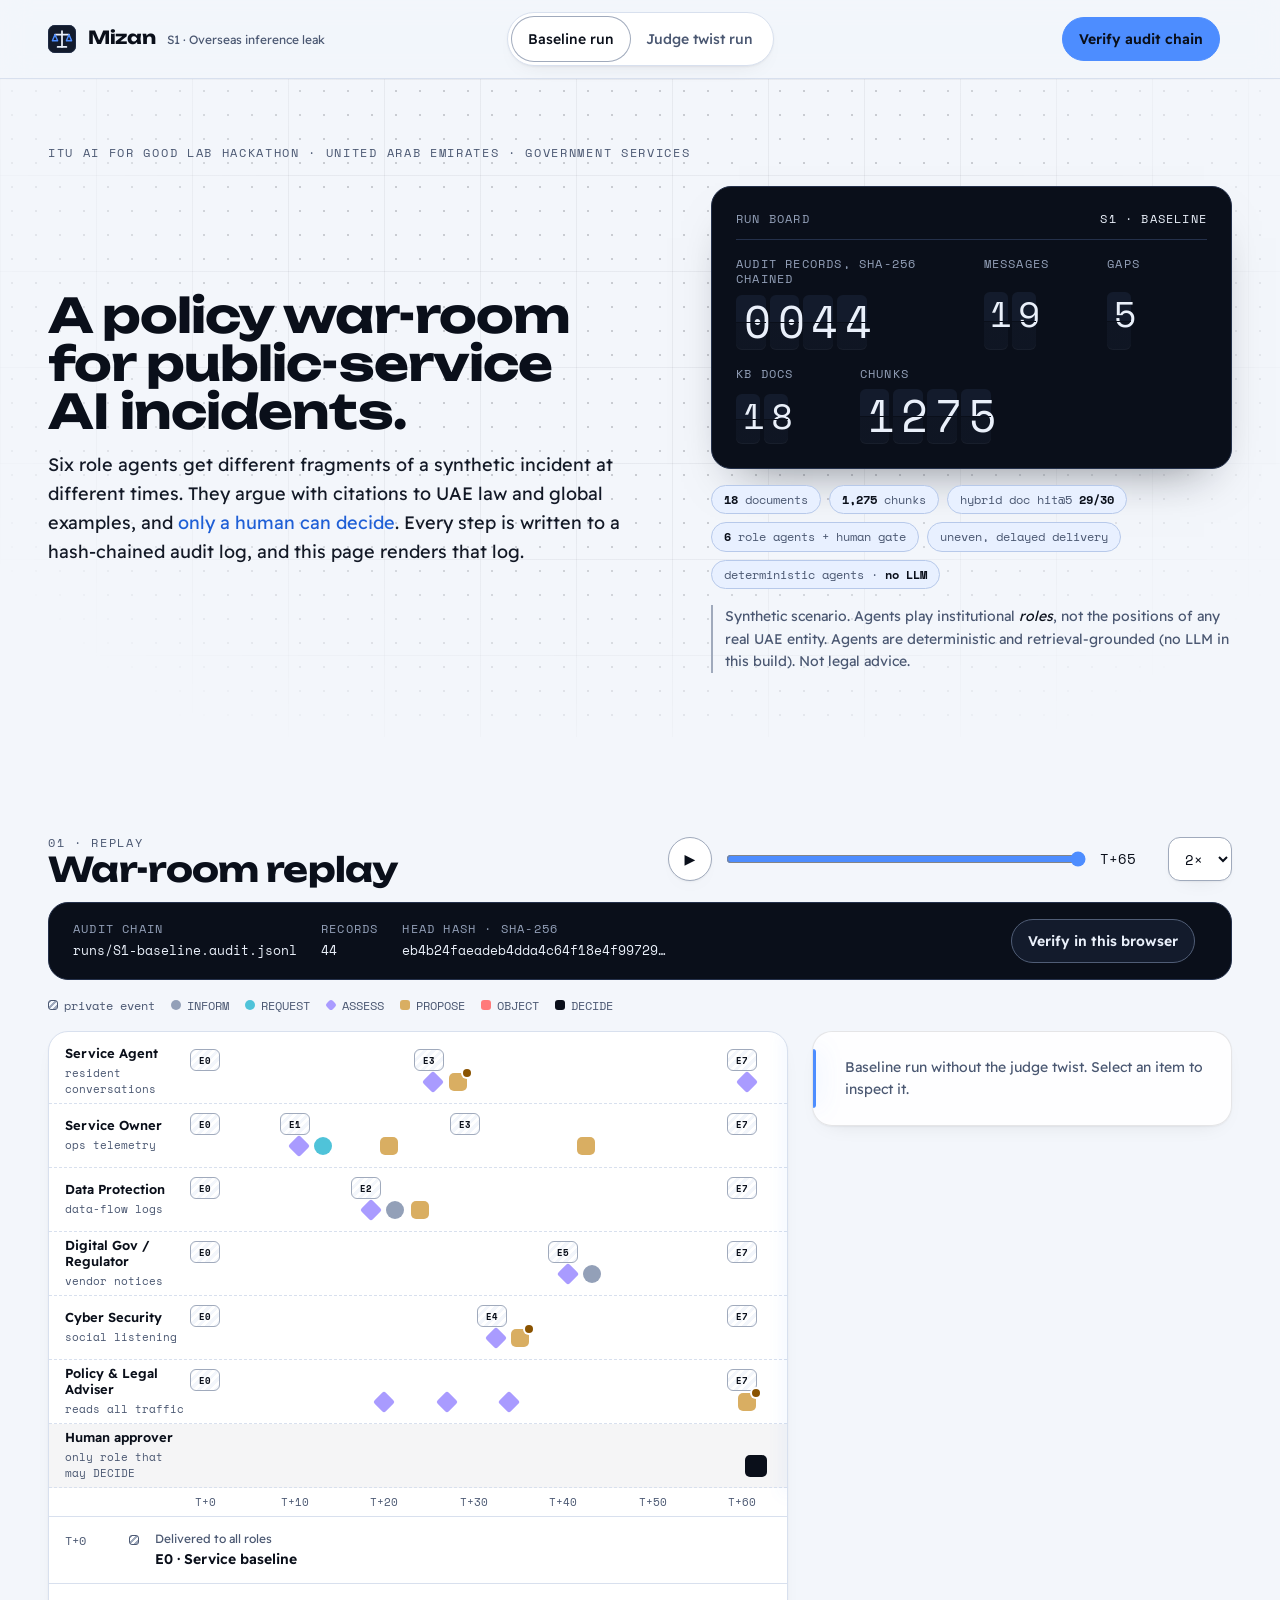
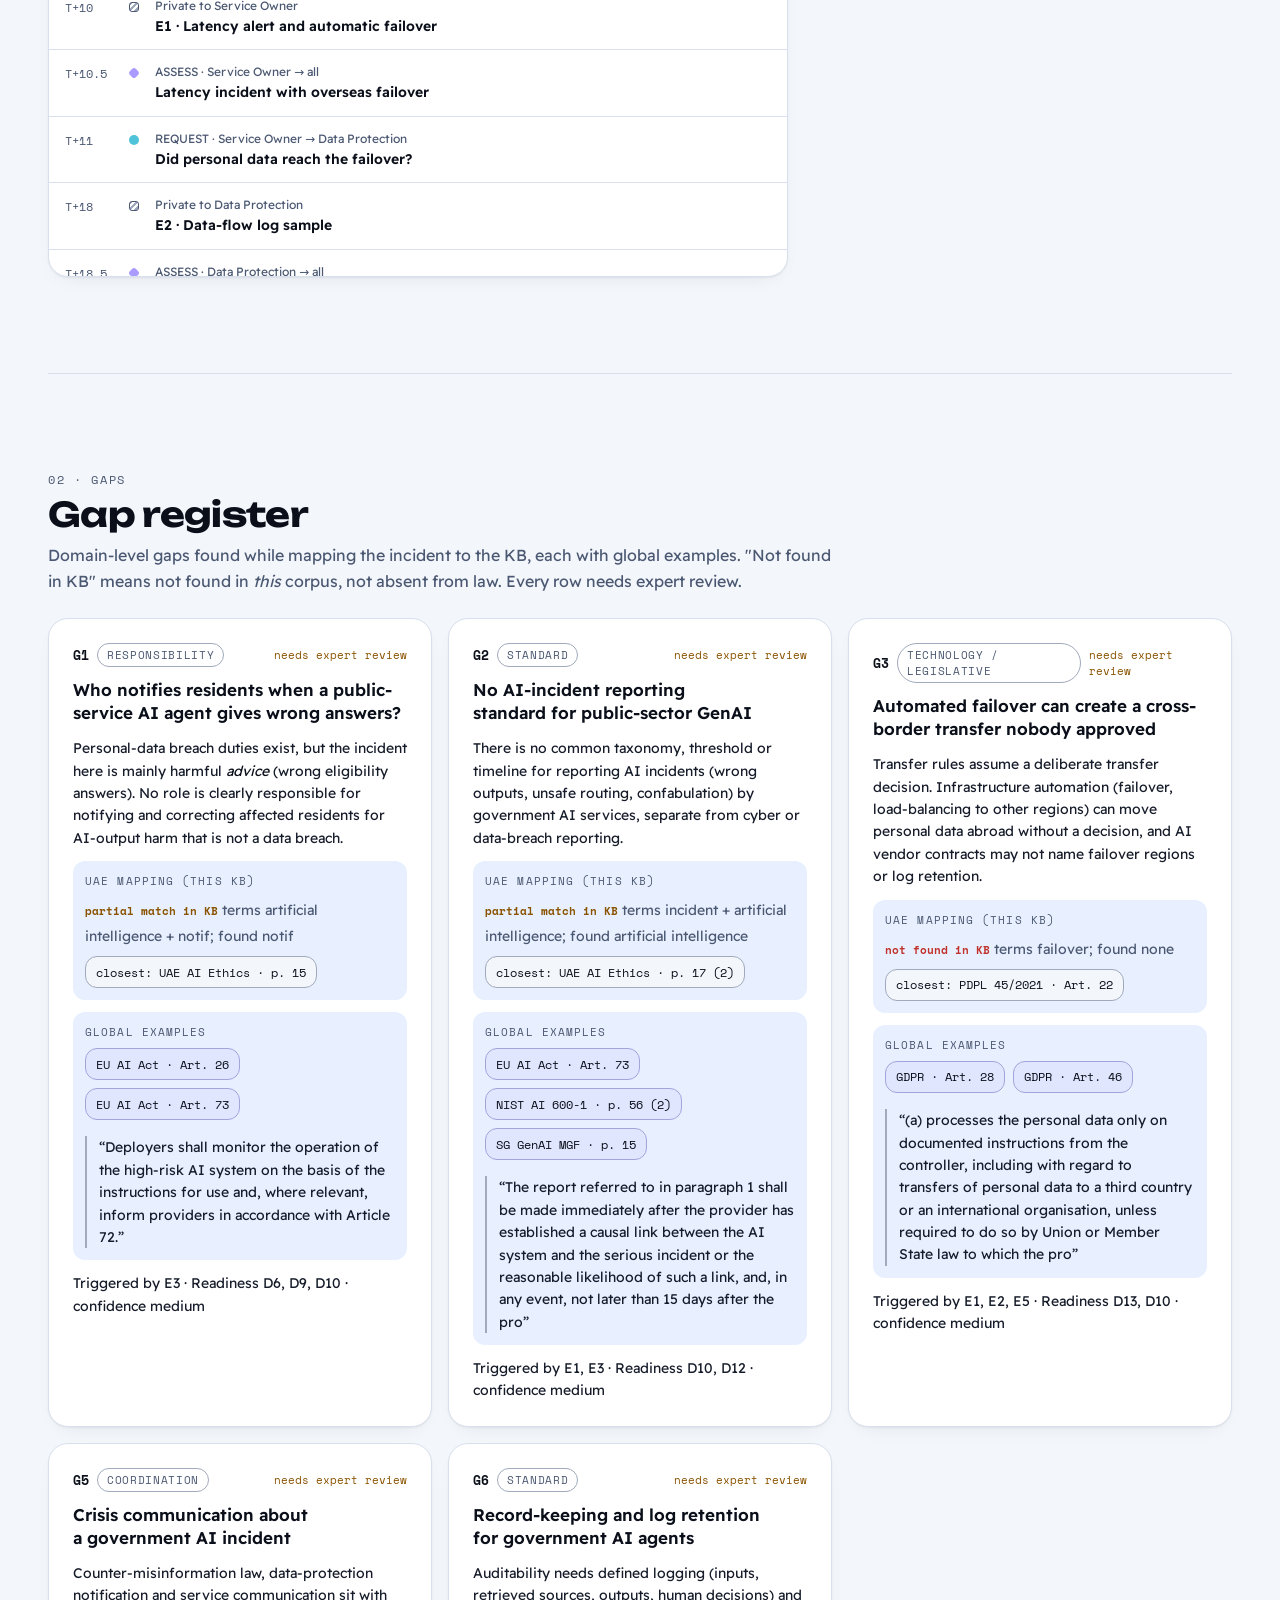
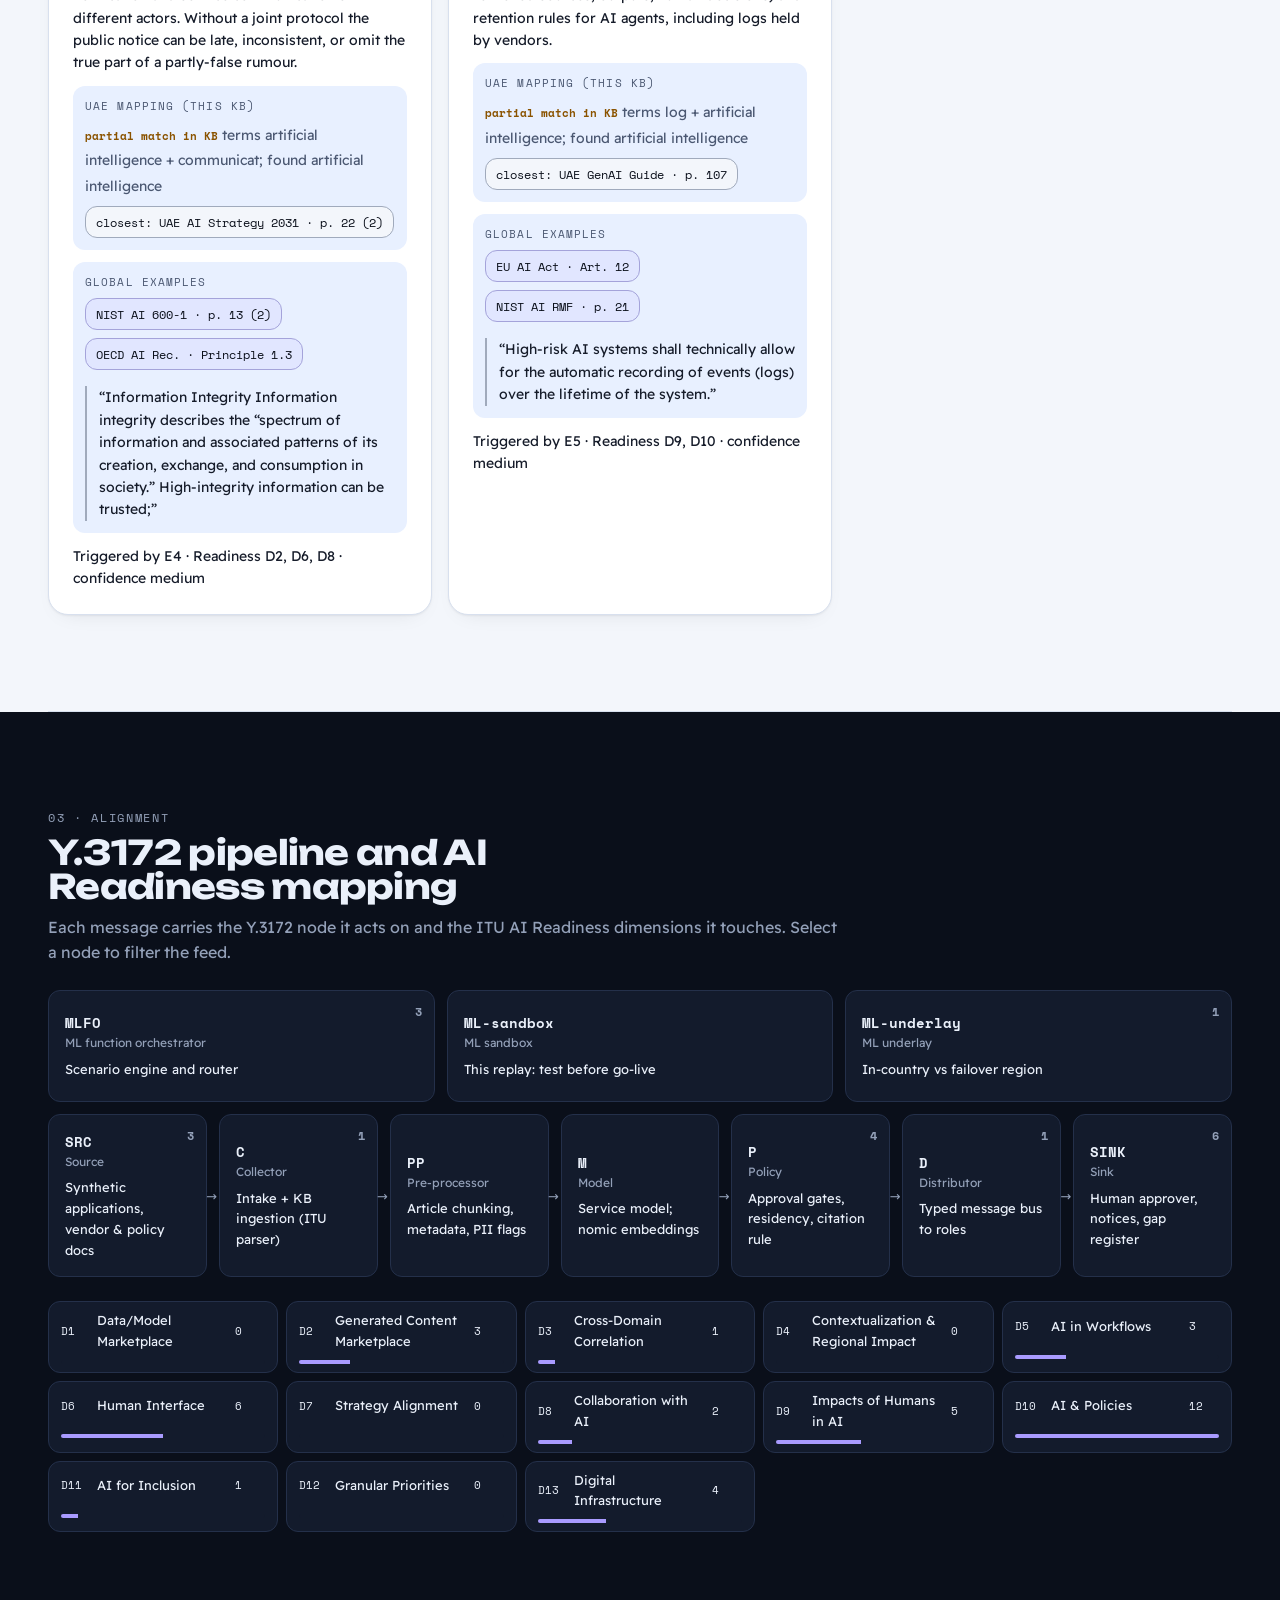
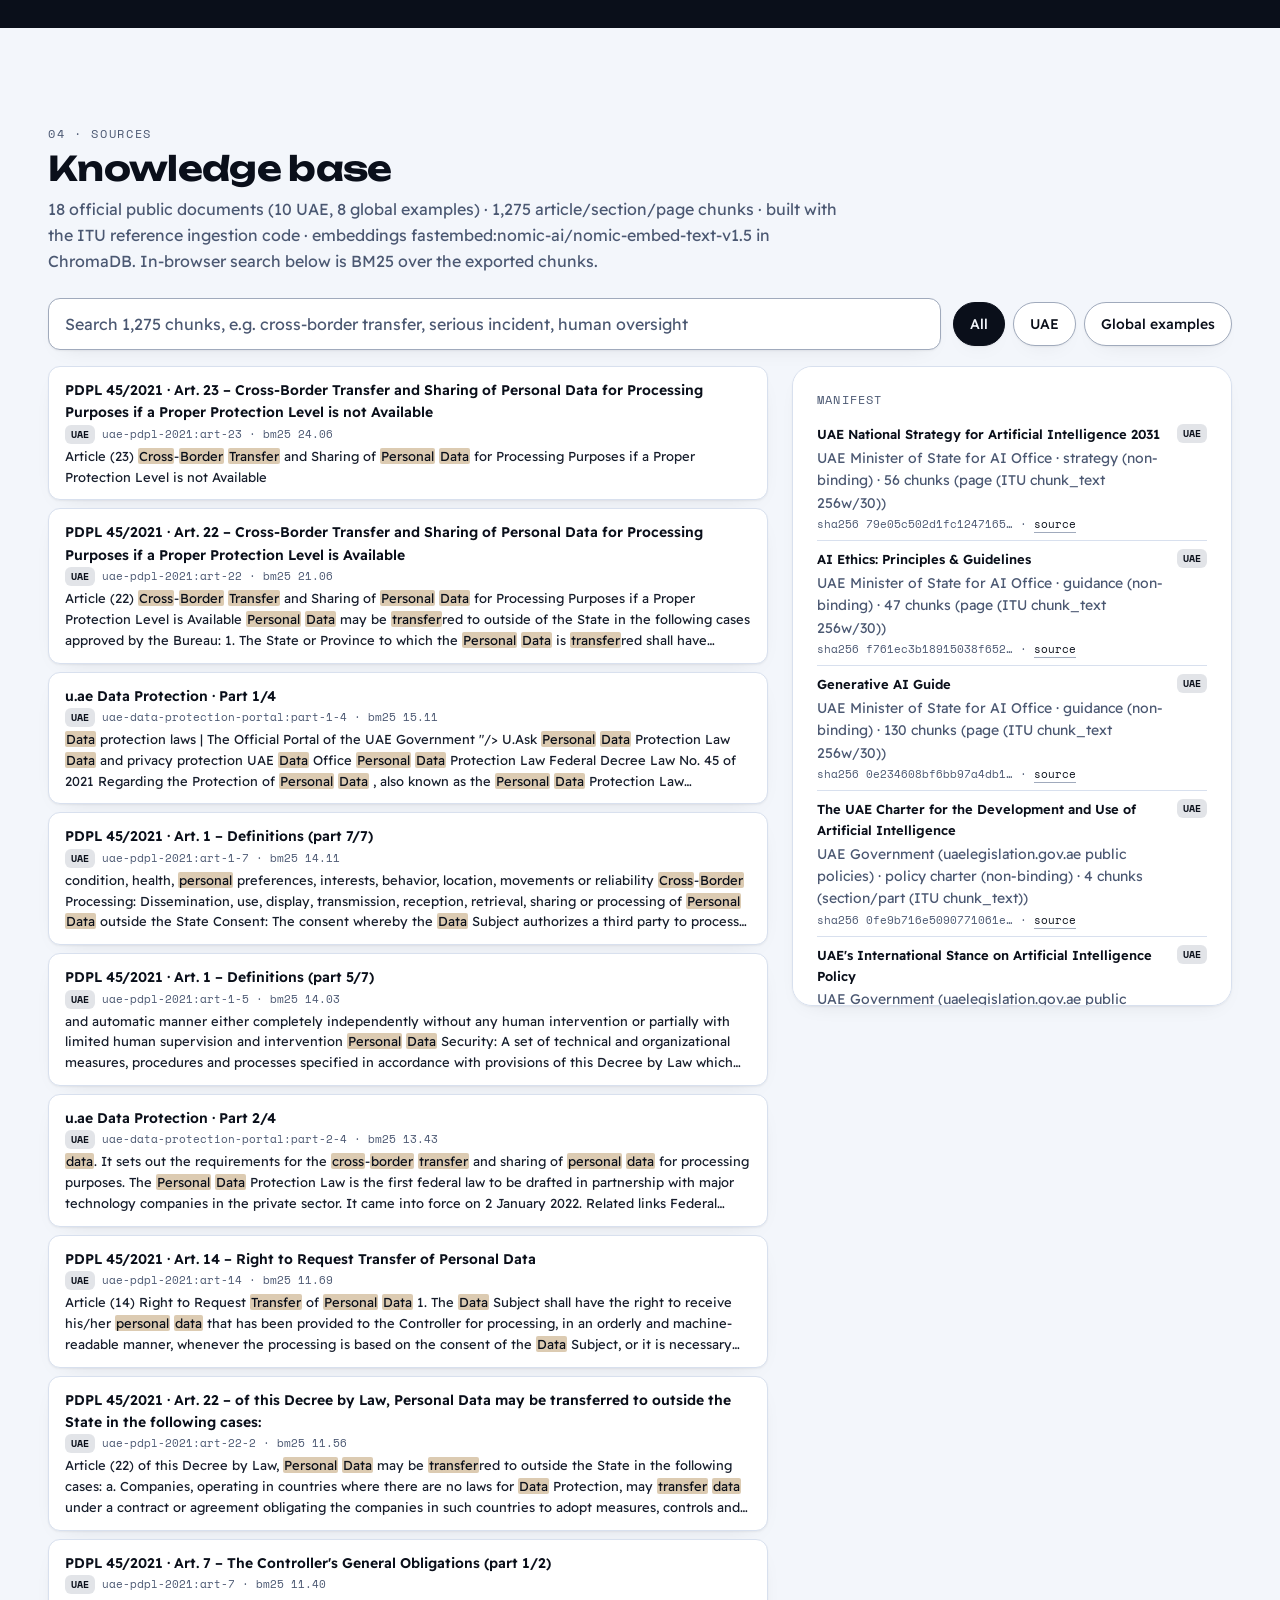
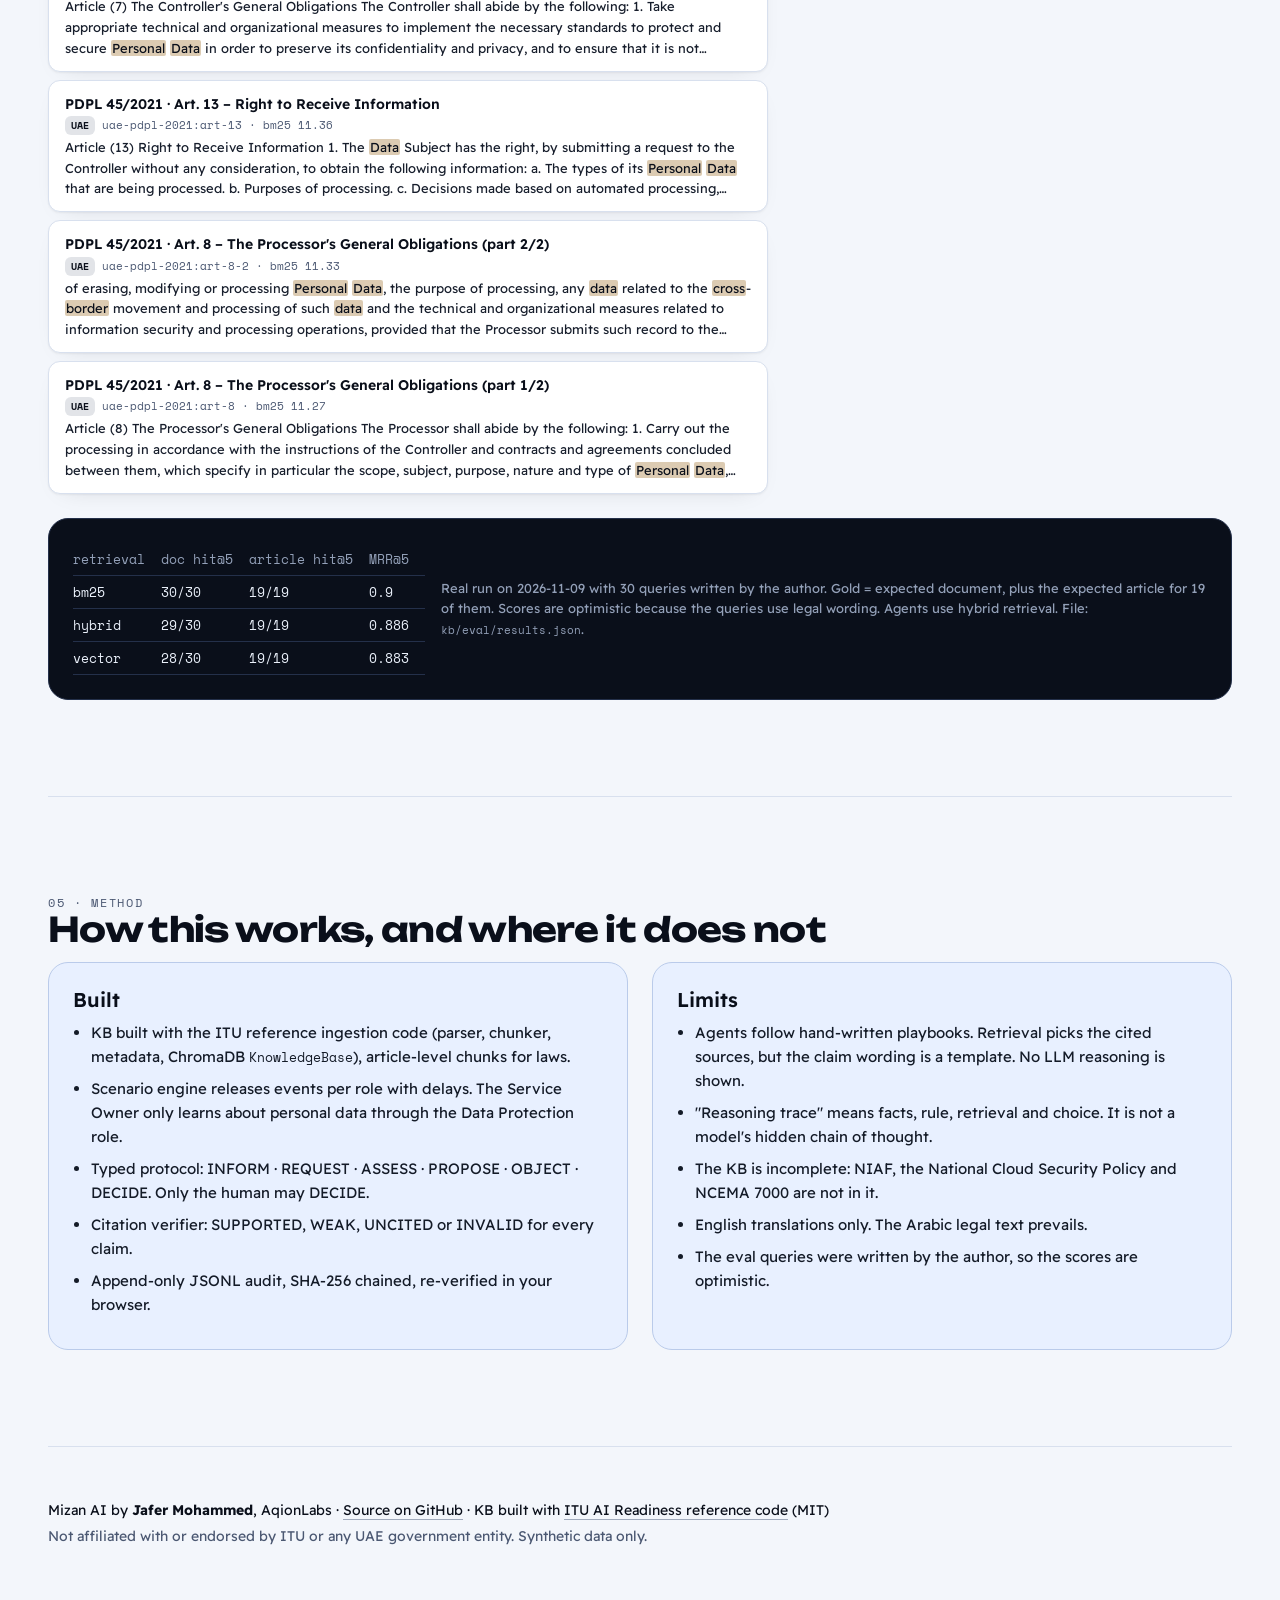
<file: web/index.html>
<!doctype html>
<html lang="en" data-palette="cobalt-civic" data-type="gulf" data-theme="light">
<head>
<meta charset="utf-8">
<meta name="viewport" content="width=device-width, initial-scale=1">
<title>Mizan · policy war-room for public-service AI incidents</title>
<meta name="description" content="Mizan AI: a multi-agent incident simulator for UAE digital government services. Synthetic scenario, cited UAE and global policy sources, hash-chained audit. ITU AI for Good Lab Hackathon UAE entry by AqionLabs.">
<link rel="icon" href="assets/mark.svg" type="image/svg+xml">
<meta name="theme-color" content="#F3F6FB">
<link rel="preload" href="assets/fonts/ReadexPro-var-latin.woff2" as="font" type="font/woff2" crossorigin>
<link rel="preload" href="assets/fonts/Unbounded-var-latin.woff2" as="font" type="font/woff2" crossorigin>
<link rel="stylesheet" href="assets/fonts.css">
<link rel="stylesheet" href="assets/kit/tokens.css">
<link rel="stylesheet" href="assets/kit/elements.css">
<link rel="stylesheet" href="assets/app.css">
</head>
<body>
<a class="skip" href="#warroom">Skip to the war-room</a>
<header class="top">
  <div class="brand">
    <img src="assets/mark.svg" width="28" height="28" alt="">
    <div><span class="word">Mizan</span><span class="tag">S1 · Overseas inference leak</span></div>
  </div>
  <div class="seg" role="radiogroup" aria-label="Recorded run">
    <button role="radio" aria-checked="true" data-run="S1-baseline">Baseline run</button>
    <button role="radio" aria-checked="false" data-run="S1-twist">Judge twist run</button>
  </div>
  <div class="verify">
    <button id="verifyBtn" class="btn primary">Verify audit chain</button>
    <span id="verifyOut" class="mono small" aria-live="polite"></span>
  </div>
</header>

<main>
<section class="intro blueprint">
  <p class="eyebrow">ITU AI for Good Lab Hackathon · United Arab Emirates · Government services</p>
  <div><h1>A policy war-room for public-service AI incidents.</h1>
  <p class="lede">Six role agents get different fragments of a synthetic incident at different times. They argue with citations to UAE law and global examples, and <em>only a human can decide</em>. Every step is written to a hash-chained audit log, and this page renders that log.</p></div>
  <div class="side">
    <div class="board dark" aria-label="Run board">
      <div class="board-head"><span>Run board</span><b id="boardRun">S1 · baseline</b></div>
      <div class="cell wide"><span class="lbl">Audit records, SHA-256 chained</span><span class="flap" id="fRec" data-value="0000" aria-describedby="fRecT"></span><span class="sr" id="fRecT"></span></div>
      <div class="cell"><span class="lbl">Messages</span><span class="flap" id="fMsg" data-value="00"></span></div>
      <div class="cell"><span class="lbl">Gaps</span><span class="flap" id="fGap" data-value="0"></span></div>
      <div class="cell"><span class="lbl">KB docs</span><span class="flap" id="fDoc" data-value="00"></span></div>
      <div class="cell wide"><span class="lbl">Chunks</span><span class="flap" id="fChk" data-value="0000"></span></div>
    </div>
    <ul class="facts" id="facts"></ul>
    <p class="notice">Synthetic scenario. Agents play institutional <em>roles</em>, not the positions of any real UAE entity. Agents are deterministic and retrieval-grounded (no LLM in this build). Not legal advice.</p>
  </div>
</section>

<section id="warroom" class="warroom" aria-label="Incident replay">
  <div class="wr-head">
    <div><p class="eyebrow">01 · Replay</p><h2>War-room replay</h2></div>
    <div class="player">
      <button id="playBtn" class="btn icon" aria-label="Play replay">▶</button>
      <input id="scrub" type="range" min="0" max="70" step="0.5" value="70" aria-label="Simulation time">
      <span id="clock" class="mono">T+70</span>
      <select id="speed" aria-label="Replay speed"><option value="1">1×</option><option value="2" selected>2×</option><option value="4">4×</option></select>
    </div>
  </div>
  <div class="chainbar dark" role="group" aria-label="Audit chain">
    <div class="cb"><span class="lbl">Audit chain</span><span class="v" id="chainRun">—</span></div>
    <div class="cb"><span class="lbl">Records</span><span class="v" id="chainRecs">—</span></div>
    <div class="cb hash"><span class="lbl">Head hash · SHA-256</span><span class="v" id="chainHead">—</span></div>
    <div class="cb act"><button class="btn" id="chainVerify">Verify in this browser</button><span id="chainOut" class="v small" aria-live="polite"></span></div>
  </div>
  <div class="legend mono small" aria-hidden="true">
    <span><i class="g ev"></i>private event</span><span><i class="g INFORM"></i>INFORM</span><span><i class="g REQUEST"></i>REQUEST</span><span><i class="g ASSESS"></i>ASSESS</span><span><i class="g PROPOSE"></i>PROPOSE</span><span><i class="g OBJECT"></i>OBJECT</span><span><i class="g DECIDE"></i>DECIDE</span>
  </div>
  <div class="wr-body">
    <div class="lanes-wrap">
      <div id="lanes" class="lanes" role="list" aria-label="Timeline by role"></div>
      <ol id="feed" class="feed" aria-label="Chronological feed"></ol>
    </div>
    <aside id="dossier" class="dossier glass" aria-live="polite" tabindex="-1">
      <p class="dim small">Select an event or message to see its claims, citations, verifier status and reasoning trace.</p>
    </aside>
  </div>
</section>

<section class="gaps" aria-labelledby="gapsH">
  <div class="sec-head"><p class="eyebrow">02 · Gaps</p><h2 id="gapsH">Gap register</h2><p class="dim">Domain-level gaps found while mapping the incident to the KB, each with global examples. "Not found in KB" means not found in <em>this</em> corpus, not absent from law. Every row needs expert review.</p></div>
  <div id="gapList" class="gap-list"></div>
</section>

<section class="align band dark" aria-labelledby="alignH">
  <div class="sec-head"><p class="eyebrow">03 · Alignment</p><h2 id="alignH">Y.3172 pipeline and AI Readiness mapping</h2><p class="dim">Each message carries the Y.3172 node it acts on and the ITU AI Readiness dimensions it touches. Select a node to filter the feed.</p></div>
  <div id="pipeline" class="pipeline"></div>
  <div id="dims" class="dims"></div>
</section>

<section class="kb" aria-labelledby="kbH">
  <div class="sec-head"><p class="eyebrow">04 · Sources</p><h2 id="kbH">Knowledge base</h2><p class="dim" id="kbMeta"></p></div>
  <div class="kb-tools">
    <label class="search"><span class="sr">Search the knowledge base</span><input id="kbQ" type="search" placeholder="Search 1,275 chunks, e.g. cross-border transfer, serious incident, human oversight" autocomplete="off"></label>
    <div class="chips" role="radiogroup" aria-label="Scope">
      <button class="chip" role="radio" aria-checked="true" data-scope="">All</button>
      <button class="chip" role="radio" aria-checked="false" data-scope="UAE">UAE</button>
      <button class="chip" role="radio" aria-checked="false" data-scope="global">Global examples</button>
    </div>
  </div>
  <div class="kb-grid">
    <ol id="kbResults" class="kb-results" aria-live="polite"></ol>
    <div class="manifest">
      <h3>Manifest</h3>
      <div id="manifest"></div>
      <h3>Not ingested</h3>
      <ul id="notIngested" class="small"></ul>
    </div>
  </div>
  <div id="evalBox" class="eval dark"></div>
</section>

<section class="method" aria-labelledby="methodH">
  <p class="eyebrow">05 · Method</p><h2 id="methodH">How this works, and where it does not</h2>
  <div class="cols">
    <div><h3>Built</h3><ul>
      <li>KB built with the ITU reference ingestion code (parser, chunker, metadata, ChromaDB <span class="mono">KnowledgeBase</span>), article-level chunks for laws.</li>
      <li>Scenario engine releases events per role with delays. The Service Owner only learns about personal data through the Data Protection role.</li>
      <li>Typed protocol: INFORM · REQUEST · ASSESS · PROPOSE · OBJECT · DECIDE. Only the human may DECIDE.</li>
      <li>Citation verifier: SUPPORTED, WEAK, UNCITED or INVALID for every claim.</li>
      <li>Append-only JSONL audit, SHA-256 chained, re-verified in your browser.</li>
    </ul></div>
    <div><h3>Limits</h3><ul>
      <li>Agents follow hand-written playbooks. Retrieval picks the cited sources, but the claim wording is a template. No LLM reasoning is shown.</li>
      <li>"Reasoning trace" means facts, rule, retrieval and choice. It is not a model's hidden chain of thought.</li>
      <li>The KB is incomplete: NIAF, the National Cloud Security Policy and NCEMA 7000 are not in it.</li>
      <li>English translations only. The Arabic legal text prevails.</li>
      <li>The eval queries were written by the author, so the scores are optimistic.</li>
    </ul></div>
  </div>
</section>
</main>

<footer class="foot">
  <p>Mizan AI by <strong>Jafer Mohammed</strong>, AqionLabs · <a href="https://github.com/Jaferdecodesai/mizan-ai-itu-uae">Source on GitHub</a> · KB built with <a href="https://github.com/CrashingGuru/ITUAIReadiness">ITU AI Readiness reference code</a> (MIT)</p>
  <p class="dim small">Not affiliated with or endorsed by ITU or any UAE government entity. Synthetic data only.</p>
</footer>

<div id="drawer" class="drawer" role="dialog" aria-modal="true" aria-labelledby="drTitle" hidden>
  <div class="drawer-card">
    <button class="btn icon close" id="drClose" aria-label="Close source">✕</button>
    <p class="mono small dim" id="drId"></p>
    <h3 id="drTitle"></h3>
    <p class="small" id="drMeta"></p>
    <div id="drText" class="src-text"></div>
    <a id="drLink" class="btn" target="_blank" rel="noopener">Open official source ↗</a>
  </div>
</div>
<script src="assets/kit/elements.js"></script>
<script type="module" src="assets/app.js"></script>
</body>
</html>
</file>
<file: web/assets/fonts.css>
/* Gulf Geometric pairing (AqionLabs Design Kit), self-hosted Google Fonts (SIL OFL 1.1), latin subset, display=swap */
@font-face{font-family:"Unbounded";src:url(fonts/Unbounded-var-latin.woff2) format("woff2");font-weight:200 900;font-display:swap}
@font-face{font-family:"Readex Pro";src:url(fonts/ReadexPro-var-latin.woff2) format("woff2");font-weight:160 700;font-display:swap}
@font-face{font-family:"Space Mono";src:url(fonts/SpaceMono-400-latin.woff2) format("woff2");font-weight:400;font-display:swap}
@font-face{font-family:"Space Mono";src:url(fonts/SpaceMono-700-latin.woff2) format("woff2");font-weight:700;font-display:swap}
</file>
<file: web/assets/kit/tokens.css>
/* AqionLabs Design Kit — tokens.css
   Usage: <html data-palette="ember-noir" data-type="gallery">
   Load the matching Google Fonts URL from DESIGN_KIT.md (or preview.html). */

:root, [data-palette="ember-noir"] {  /* Ember Noir */
  --c-accent: #FF5A1F;
  --c-base-1: #0E0D0C;
  --c-base-2: #1C1A17;
  --c-text: #F2EDE4;
  --c-muted: #A39C90;
  --c-border: #34302A;
  --c-on-accent: #0E0D0C;
  --c-accent-soft: color-mix(in srgb, var(--c-accent) 14%, transparent);
  --c-accent-glow: color-mix(in srgb, var(--c-accent) 38%, transparent);
}
[data-palette="acid-moss"] {  /* Acid Moss */
  --c-accent: #C6FF3D;
  --c-base-1: #0B1210;
  --c-base-2: #15201C;
  --c-text: #E8F0EA;
  --c-muted: #93A79E;
  --c-border: #26352F;
  --c-on-accent: #0B1210;
  --c-accent-soft: color-mix(in srgb, var(--c-accent) 14%, transparent);
  --c-accent-glow: color-mix(in srgb, var(--c-accent) 38%, transparent);
}
[data-palette="coral-clinic"] {  /* Coral Clinic */
  --c-accent: #FF7A66;
  --c-base-1: #0F1520;
  --c-base-2: #1A2333;
  --c-text: #EEF2F7;
  --c-muted: #98A3B5;
  --c-border: #2A3548;
  --c-on-accent: #0F1520;
  --c-accent-soft: color-mix(in srgb, var(--c-accent) 14%, transparent);
  --c-accent-glow: color-mix(in srgb, var(--c-accent) 38%, transparent);
}
[data-palette="saffron-souk"] {  /* Saffron Souk */
  --c-accent: #FFB800;
  --c-base-1: #140F18;
  --c-base-2: #231B2A;
  --c-text: #F5EFE6;
  --c-muted: #A99DB0;
  --c-border: #382D41;
  --c-on-accent: #140F18;
  --c-accent-soft: color-mix(in srgb, var(--c-accent) 14%, transparent);
  --c-accent-glow: color-mix(in srgb, var(--c-accent) 38%, transparent);
}
[data-palette="signal-pink"] {  /* Signal Pink */
  --c-accent: #FF2E88;
  --c-base-1: #0C0E13;
  --c-base-2: #181C25;
  --c-text: #EDEFF4;
  --c-muted: #969CAB;
  --c-border: #2A303D;
  --c-on-accent: #0C0E13;
  --c-accent-soft: color-mix(in srgb, var(--c-accent) 14%, transparent);
  --c-accent-glow: color-mix(in srgb, var(--c-accent) 38%, transparent);
}
[data-palette="cobalt-civic"] {  /* Cobalt Civic */
  --c-accent: #4D8DFF;
  --c-base-1: #0A0F1A;
  --c-base-2: #131B2C;
  --c-text: #EAF0FA;
  --c-muted: #93A0B8;
  --c-border: #24304A;
  --c-on-accent: #0A0F1A;
  --c-accent-soft: color-mix(in srgb, var(--c-accent) 14%, transparent);
  --c-accent-glow: color-mix(in srgb, var(--c-accent) 38%, transparent);
}
[data-palette="dune-mint"] {  /* Dune Mint */
  --c-accent: #3DFFB0;
  --c-base-1: #16130E;
  --c-base-2: #262019;
  --c-text: #F1EBE0;
  --c-muted: #A69C8C;
  --c-border: #3A3226;
  --c-on-accent: #16130E;
  --c-accent-soft: color-mix(in srgb, var(--c-accent) 14%, transparent);
  --c-accent-glow: color-mix(in srgb, var(--c-accent) 38%, transparent);
}
:root, [data-type="gallery"] {  /* Gallery Grotesk */
  --font-display: "Syne", ui-serif, Georgia, serif;
  --font-body: "Inter Tight", ui-sans-serif, system-ui, sans-serif;
  --font-mono: "JetBrains Mono", ui-monospace, SFMono-Regular, monospace;
  --display-weight: 800;
  --display-tracking: -0.04em;
  --display-leading: 0.95;
  --display-transform: none;
  --display-scale: 1;
}
[data-type="gulf"] {  /* Gulf Geometric */
  --font-display: "Unbounded", ui-serif, Georgia, serif;
  --font-body: "Readex Pro", ui-sans-serif, system-ui, sans-serif;
  --font-mono: "Space Mono", ui-monospace, SFMono-Regular, monospace;
  --display-weight: 700;
  --display-tracking: -0.02em;
  --display-leading: 1.0;
  --display-transform: none;
  --display-scale: 0.85;
}
[data-type="editorial"] {  /* Editorial Soft Serif */
  --font-display: "Fraunces", ui-serif, Georgia, serif;
  --font-body: "Inter", ui-sans-serif, system-ui, sans-serif;
  --font-mono: "DM Mono", ui-monospace, SFMono-Regular, monospace;
  --display-weight: 700;
  --display-tracking: -0.03em;
  --display-leading: 1.0;
  --display-transform: none;
  --display-scale: 1;
}
[data-type="studio"] {  /* Studio Bricolage */
  --font-display: "Bricolage Grotesque", ui-serif, Georgia, serif;
  --font-body: "Instrument Sans", ui-sans-serif, system-ui, sans-serif;
  --font-mono: "Geist Mono", ui-monospace, SFMono-Regular, monospace;
  --display-weight: 800;
  --display-tracking: -0.045em;
  --display-leading: 0.95;
  --display-transform: none;
  --display-scale: 1;
}
[data-type="luxe"] {  /* Quiet Luxury */
  --font-display: "Instrument Serif", ui-serif, Georgia, serif;
  --font-body: "Geist", ui-sans-serif, system-ui, sans-serif;
  --font-mono: "Geist Mono", ui-monospace, SFMono-Regular, monospace;
  --display-weight: 400;
  --display-tracking: -0.01em;
  --display-leading: 1.0;
  --display-transform: none;
  --display-scale: 1.1;
}
[data-type="stadium"] {  /* Stadium Condensed */
  --font-display: "Big Shoulders Display", ui-serif, Georgia, serif;
  --font-body: "Figtree", ui-sans-serif, system-ui, sans-serif;
  --font-mono: "IBM Plex Mono", ui-monospace, SFMono-Regular, monospace;
  --display-weight: 900;
  --display-tracking: 0;
  --display-leading: 0.9;
  --display-transform: uppercase;
  --display-scale: 1.15;
}

:root {
  /* Type scale (rem @16px). Display sizes multiply by --display-scale. */
  --fs-display-2xl: clamp(3rem, 7vw + 1rem, calc(6rem * var(--display-scale)));   /* 48→96px */
  --fs-display-xl:  clamp(2.5rem, 5vw + 1rem, calc(4.5rem * var(--display-scale))); /* 40→72px */
  --fs-h1: clamp(2.125rem, 4vw + 1rem, calc(3.5rem * var(--display-scale)));  /* 34→56px */
  --fs-h2: clamp(1.75rem, 2.5vw + 1rem, calc(2.5rem * var(--display-scale))); /* 28→40px */
  --fs-h3: 1.75rem;   /* 28px */
  --fs-h4: 1.25rem;   /* 20px */
  --fs-body-lg: 1.125rem; /* 18px */
  --fs-body: 1rem;    /* 16px */
  --fs-small: 0.875rem; /* 14px */
  --fs-eyebrow: 0.75rem; /* 12px mono, uppercase, +0.14em */
  --fs-hero: clamp(3rem, 8vw + 1rem, calc(7.5rem * var(--display-scale)));
  --lh-tight: 1.05; --lh-snug: 1.2; --lh-body: 1.6;
  --ls-tight: -0.03em; --ls-snug: -0.01em; --ls-wide: 0.14em;

  /* Spacing (4px base) */
  --sp-1: 4px; --sp-2: 8px; --sp-3: 12px; --sp-4: 16px; --sp-5: 24px;
  --sp-6: 32px; --sp-7: 48px; --sp-8: 64px; --sp-9: 96px; --sp-10: 128px;

  /* Radii — pick ONE family per prototype: sharp (0/2) or soft (12/20) */
  --r-0: 0; --r-xs: 2px; --r-sm: 6px; --r-md: 12px; --r-lg: 20px; --r-xl: 28px; --r-pill: 999px;

  /* Shadows */
  --sh-hard: 6px 6px 0 0 var(--c-accent);
  --sh-hard-ink: 6px 6px 0 0 #000;
  --sh-soft: 0 1px 0 rgba(255,255,255,.04) inset, 0 20px 40px -20px rgba(0,0,0,.6);
  --sh-glow: 0 0 0 1px var(--c-accent-soft), 0 10px 40px -10px var(--c-accent-glow);

  /* Motion */
  --dur-instant: 80ms; --dur-fast: 160ms; --dur-base: 240ms; --dur-slow: 420ms; --dur-xslow: 700ms;
  --ease-out: cubic-bezier(.22, 1, .36, 1);        /* entrances */
  --ease-in-out: cubic-bezier(.65, 0, .35, 1);     /* moves/morphs */
  --ease-spring: cubic-bezier(.34, 1.56, .64, 1);  /* playful pops, small elements only */
  --ease-in: cubic-bezier(.55, 0, 1, .45);         /* exits */

  /* Layout */
  --max-prose: 68ch; --max-content: 1200px; --max-wide: 1440px;
  --gutter: clamp(16px, 4vw, 48px);
}

/* Base application */
h1, h2, h3, .display { overflow-wrap: break-word; text-wrap: balance; }
html { background: var(--c-base-1); color: var(--c-text); font-family: var(--font-body);
  font-size: 100%; line-height: var(--lh-body); -webkit-font-smoothing: antialiased; text-rendering: optimizeLegibility; }
.display, h1, h2 { font-family: var(--font-display); font-weight: var(--display-weight);
  letter-spacing: var(--display-tracking); line-height: var(--display-leading); text-transform: var(--display-transform); }
.eyebrow { font-family: var(--font-mono); font-size: var(--fs-eyebrow); letter-spacing: var(--ls-wide); text-transform: uppercase; color: var(--c-muted); }
.mono, code, kbd, .num { font-family: var(--font-mono); font-variant-numeric: tabular-nums; }
::selection { background: var(--c-accent); color: var(--c-on-accent); }
:focus-visible { outline: 2px solid var(--c-accent); outline-offset: 3px; border-radius: var(--r-xs); }

@media (prefers-reduced-motion: reduce) {
  *, *::before, *::after { animation-duration: 0.01ms !important; animation-iteration-count: 1 !important;
    transition-duration: 0.01ms !important; scroll-behavior: auto !important; }
}
</file>
<file: web/assets/kit/elements.css>
/* 05 Glass card, single accent edge */
.glass { position: relative; padding: var(--sp-6); border-radius: var(--r-lg);
  background: color-mix(in srgb, var(--c-base-2) 55%, transparent);
  backdrop-filter: blur(18px) saturate(140%); -webkit-backdrop-filter: blur(18px) saturate(140%);
  border: 1px solid color-mix(in srgb, var(--c-text) 10%, transparent); overflow: hidden; }
.glass::before { content: ""; position: absolute; left: 0; top: 18%; bottom: 18%; width: 3px;
  background: var(--c-accent); border-radius: 0 3px 3px 0; box-shadow: 0 0 24px var(--c-accent-glow); }

/* 09 Split-flap counter */
.flap { display: inline-flex; gap: 4px; font-family: var(--font-mono); font-weight: 500; font-size: clamp(2rem, 6vw, 3.5rem); }
.flap i { font-style: normal; position: relative; width: 1.1ch; padding: .12em .18em; text-align: center; line-height: 1;
  background: linear-gradient(var(--c-base-2) 50%, color-mix(in srgb, var(--c-base-2) 80%, #000) 50%);
  border-radius: var(--r-sm); color: var(--c-text); box-shadow: inset 0 -1px 0 rgba(255,255,255,.04); }
.flap i::after { content: ""; position: absolute; left: 0; right: 0; top: 50%; height: 1px; background: var(--c-base-1); }
.flap i.flip { animation: aq-flip var(--dur-slow) var(--ease-in-out); }
.flap i.hi { color: var(--c-accent); }
@keyframes aq-flip { 0% { transform: rotateX(0); } 50% { transform: rotateX(-90deg); } 100% { transform: rotateX(0); } }

/* 13 Blueprint grid / dot-matrix backdrop (pattern on ::before so content isn't masked) */
.blueprint { position: relative; isolation: isolate; background-color: var(--c-base-1); }
.blueprint::before { content: ""; position: absolute; inset: 0; z-index: -1; pointer-events: none;
  background-image: radial-gradient(color-mix(in srgb, var(--c-text) 18%, transparent) 1px, transparent 1px),
    linear-gradient(color-mix(in srgb, var(--c-text) 5%, transparent) 1px, transparent 1px),
    linear-gradient(90deg, color-mix(in srgb, var(--c-text) 5%, transparent) 1px, transparent 1px);
  background-size: 24px 24px, 96px 96px, 96px 96px;
  -webkit-mask-image: radial-gradient(ellipse at 50% 30%, #000 40%, transparent 85%);
  mask-image: radial-gradient(ellipse at 50% 30%, #000 40%, transparent 85%); }

@media (prefers-reduced-motion: reduce) {
  .marquee__track { animation: none; flex-wrap: wrap; width: auto; }
  .wave i { animation: none; transform: scaleY(calc(.3 + var(--i) * .07)); }
  .live i::after { animation: none; }
  .magnetic, .magnetic span { transform: none !important; }
}
</file>
<file: web/assets/app.css>
/* Mizan war-room — AqionLabs Design Kit v1: palette cobalt-civic, type gulf. Mobile first (375 → 768 → 1280). Soft radius family. */
/* ---- Light theme derived from Cobalt Civic (the kit ships dark palettes only) ---- */
html[data-theme="light"]{
  --c-base-1:#F3F6FB;--c-base-2:#FFFFFF;--c-text:#0A0F1A;--c-muted:#4B5872;--c-border:#D8E0EE;
  --c-on-accent:#0A0F1A; /* kit rule: label on accent = Cobalt Civic base-1 (dark page colour) */
  --accent-ink:#1F5FD6;   /* accent used as TEXT on light surfaces (5.3:1 on page) */
  --box:#E8F0FF;          /* cobalt-tinted box for section blocks */
  --ok:#0A6E4C;--weak:#8A5300;--bad:#C0322B;
  --t-DECIDE:#0A0F1A;--global-ink:#5B47D6;
  --shadow-card:0 1px 2px rgba(10,15,26,.05),0 8px 24px -16px rgba(10,15,26,.18);
}
/* ---- Dark components: Cobalt Civic tokens exactly as in the kit ---- */
.dark{
  --c-base-1:#0A0F1A;--c-base-2:#131B2C;--c-text:#EAF0FA;--c-muted:#93A0B8;--c-border:#24304A;
  --accent-ink:#4D8DFF;--box:#131B2C;
  --ok:#4FD1A1;--weak:#F2B84B;--bad:#FF7A7A;--t-DECIDE:#EAF0FA;--shadow-card:none;--global-ink:#A99BFF;
  color:var(--c-text);
}
:root,.dark{
  --ok-bg:color-mix(in srgb,var(--ok) 12%,transparent);
  --weak-bg:color-mix(in srgb,var(--weak) 12%,transparent);
  --bad-bg:color-mix(in srgb,var(--bad) 12%,transparent);
  --t-INFORM:#93A0B8;--t-REQUEST:#4FC3D9;--t-ASSESS:#A99BFF;--t-PROPOSE:#D9AE62;--t-OBJECT:#FF7A7A;
  --surface:var(--c-base-2);--surface-2:color-mix(in srgb,var(--c-base-2) 70%,var(--c-base-1));
  --line:var(--c-border);--line2:color-mix(in srgb,var(--c-border) 60%,var(--c-muted));
  --lane-h:64px;--tap:44px;
}
*{box-sizing:border-box}
html{scroll-behavior:smooth}
body{margin:0;background:var(--c-base-1);color:var(--c-text);font:400 var(--fs-body)/var(--lh-body) var(--font-body)}
a{color:var(--c-text);text-decoration:none;background:linear-gradient(var(--c-accent),var(--c-accent)) 0 100%/0% 2px no-repeat;padding-bottom:1px;transition:background-size var(--dur-base) var(--ease-out),color var(--dur-fast)}
a:hover,a:focus-visible{background-size:100% 2px;color:var(--accent-ink)}
a{box-shadow:inset 0 -1px 0 var(--line2)}
h1,h2,h3,h4{margin:0}
h1{font-size:var(--fs-h1);max-width:16ch;margin-bottom:var(--sp-4)}
h2{font-size:var(--fs-h2)}
h3{font-family:var(--font-body);font-weight:600;font-size:var(--fs-h4);line-height:1.3}
p{margin:0}
.mono{font-family:var(--font-mono);font-size:.86em}
.small{font-size:var(--fs-small)}
.dim{color:var(--c-muted)}
.sr{position:absolute;width:1px;height:1px;overflow:hidden;clip:rect(0 0 0 0)}
.skip{position:absolute;left:-999px}.skip:focus{left:12px;top:12px;z-index:99;background:var(--c-accent);color:var(--c-on-accent);padding:8px 12px;border-radius:var(--r-md)}
button,select,input{font:inherit;color:inherit}
.btn{font:600 var(--fs-small)/1 var(--font-body);background:var(--surface);color:var(--c-text);border:1px solid var(--line2);border-radius:var(--r-pill);padding:0 var(--sp-4);min-height:var(--tap);cursor:pointer;display:inline-flex;gap:var(--sp-2);align-items:center;justify-content:center;transition:border-color var(--dur-fast),transform var(--dur-instant)}
.btn:hover{border-color:var(--c-text)}
.btn:active{transform:translateY(1px)}
.btn.primary{background:var(--c-accent);color:var(--c-on-accent);border-color:var(--c-accent)}
.btn.primary:hover{box-shadow:var(--sh-glow)}
.btn.icon{width:var(--tap);padding:0}
/* top bar */
.top{position:sticky;top:0;z-index:20;display:grid;grid-template-columns:1fr auto;align-items:center;gap:var(--sp-3);padding:var(--sp-3) var(--gutter);background:color-mix(in srgb,var(--c-base-1) 82%,transparent);backdrop-filter:blur(14px) saturate(140%);-webkit-backdrop-filter:blur(14px) saturate(140%);border-bottom:1px solid var(--line)}
.brand{display:flex;gap:var(--sp-3);align-items:center;min-width:0}
.brand .word{font:var(--display-weight) 1.125rem/1 var(--font-display);letter-spacing:var(--display-tracking)}
.brand .tag{display:none;font-size:var(--fs-eyebrow);color:var(--c-muted);margin-left:var(--sp-3)}
.seg{grid-column:1/-1;order:3;display:flex;background:var(--surface);border:1px solid var(--line);border-radius:var(--r-pill);padding:4px}
.seg button{flex:1;font:500 var(--fs-small)/1 var(--font-body);border:0;background:transparent;color:var(--c-muted);padding:0 var(--sp-4);min-height:var(--tap);border-radius:var(--r-pill);cursor:pointer;transition:background var(--dur-fast),color var(--dur-fast)}
.seg button[aria-checked=true]{background:var(--c-base-1);color:var(--c-text);box-shadow:0 0 0 1px var(--line2)}
.seg button[data-run="S1-twist"][aria-checked=true]{color:var(--bad);box-shadow:0 0 0 1px color-mix(in srgb,var(--bad) 45%,transparent)}
.verify{justify-self:end;display:flex;gap:var(--sp-3);align-items:center}
#verifyOut{display:none}
#verifyOut.ok{color:var(--ok)}#verifyOut.bad{color:var(--bad)}
main{padding:0 var(--gutter)}
section{max-width:var(--max-wide);margin:0 auto;padding:var(--sp-8) 0;border-bottom:1px solid var(--line)}
/* hero */
.intro{position:relative;display:grid;gap:var(--sp-5);padding-top:var(--sp-7);padding-bottom:var(--sp-7);border-bottom:0}
.intro.blueprint{background-color:transparent}
.intro.blueprint::before{inset:0 calc(var(--gutter) * -1)}
.eyebrow{font-family:var(--font-mono);font-size:var(--fs-eyebrow);letter-spacing:var(--ls-wide);text-transform:uppercase;color:var(--c-muted);margin:0}
.lede{font-size:var(--fs-body-lg);max-width:60ch;color:color-mix(in srgb,var(--c-text) 86%,var(--c-muted))}
.lede em{font-style:normal;color:var(--accent-ink)}
.side{display:grid;gap:var(--sp-4);min-width:0}
.board{display:grid;grid-template-columns:repeat(2,minmax(0,1fr));gap:var(--sp-4) var(--sp-5);padding:var(--sp-5);border:1px solid var(--line);border-radius:var(--r-lg);background:color-mix(in srgb,var(--c-base-2) 70%,transparent)}
.board .cell{display:grid;gap:var(--sp-2);min-width:0}
.board .cell.wide{grid-column:1/-1}.board .cell.wide:last-child{grid-column:auto}
.board .lbl{font:400 var(--fs-eyebrow)/1.3 var(--font-mono);letter-spacing:.1em;text-transform:uppercase;color:var(--c-muted)}
.board .flap{font-size:clamp(1.5rem,6.4vw,2.25rem)}
.board .cell.wide .flap{font-size:clamp(1.75rem,8vw,2.75rem)}
.board-head{grid-column:1/-1;display:flex;justify-content:space-between;gap:var(--sp-3);font:400 var(--fs-eyebrow)/1.3 var(--font-mono);letter-spacing:.1em;text-transform:uppercase;color:var(--c-muted);border-bottom:1px solid var(--line);padding-bottom:var(--sp-3)}
.board-head b{color:var(--c-text);font-weight:400}
.facts{display:flex;flex-wrap:wrap;gap:var(--sp-2);list-style:none;padding:0;margin:0}
.facts li{border:1px solid var(--line);background:var(--surface);border-radius:var(--r-pill);padding:6px 12px;font:400 .75rem/1.3 var(--font-mono);color:var(--c-muted)}
.facts b{font-weight:700;color:var(--c-text)}
.notice{color:var(--c-muted);font-size:var(--fs-small);max-width:80ch;border-left:2px solid var(--line2);padding-left:var(--sp-3)}
.notice em{font-style:italic;color:var(--c-text)}
.sec-head{display:grid;gap:var(--sp-3);margin-bottom:var(--sp-5);max-width:80ch}
.sec-head .eyebrow{margin-bottom:-4px}
/* war-room */
.wr-head{display:flex;justify-content:space-between;align-items:center;gap:var(--sp-4);flex-wrap:wrap;margin-bottom:var(--sp-4)}
.player{display:flex;align-items:center;gap:var(--sp-3);flex-wrap:wrap}
.player input[type=range]{width:min(360px,46vw);accent-color:var(--c-accent);min-height:var(--tap)}
.player select{font:400 var(--fs-small) var(--font-mono);border:1px solid var(--line2);background:var(--surface);border-radius:var(--r-md);padding:0 var(--sp-3);min-height:var(--tap)}
#clock{min-width:56px;display:inline-block;font-variant-numeric:tabular-nums}
.legend{display:flex;gap:var(--sp-3) var(--sp-4);flex-wrap:wrap;color:var(--c-muted);margin:0 0 var(--sp-4);font-family:var(--font-mono);font-size:.75rem}
.legend span{display:inline-flex;gap:6px;align-items:center}
.g{display:inline-block;width:10px;height:10px;border-radius:3px;background:currentColor;flex:none}
.g.ev{background:repeating-linear-gradient(135deg,var(--line2) 0 2px,transparent 2px 4px);border:1px solid var(--c-muted)}
.g.INFORM{color:var(--t-INFORM);border-radius:50%}.g.REQUEST{color:var(--t-REQUEST);border-radius:50%}.g.ASSESS{color:var(--t-ASSESS);transform:rotate(45deg) scale(.85)}
.g.PROPOSE{color:var(--t-PROPOSE)}.g.OBJECT{color:var(--t-OBJECT)}.g.DECIDE{color:var(--t-DECIDE)}
.wr-body{display:grid;grid-template-columns:minmax(0,1fr);gap:var(--sp-5);align-items:start}
.lanes-wrap{background:var(--surface);border:1px solid var(--line);border-radius:var(--r-lg);overflow:hidden;min-width:0}
.lanes{display:none;position:relative;padding:var(--sp-2) 0 28px}
.lane{display:grid;grid-template-columns:156px 1fr;align-items:center;height:var(--lane-h);border-bottom:1px dashed var(--line)}
.lane:last-of-type{border-bottom:0}
.lane-name{padding:0 var(--sp-4);font-size:.8125rem;font-weight:600;line-height:1.2}
.lane-name small{display:block;font:400 .6875rem var(--font-mono);color:var(--c-muted);margin-top:3px}
.lane.human .lane-name{color:var(--c-text)}.lane.human{background:color-mix(in srgb,var(--c-text) 4%,transparent)}
.track{position:relative;height:100%}
.axis{position:absolute;left:156px;right:0;bottom:4px;height:18px}
.axis span{position:absolute;transform:translateX(-50%);font:.6875rem var(--font-mono);color:var(--c-muted)}
.gridline{position:absolute;top:0;bottom:0;width:1px;background:var(--line);opacity:.7}
.playhead{position:absolute;top:0;bottom:22px;width:2px;background:var(--c-accent);box-shadow:0 0 16px var(--c-accent-glow);pointer-events:none;transition:left .12s linear}
.item{position:absolute;top:50%;transform:translate(-50%,-50%);border:0;cursor:pointer;padding:0;display:grid;place-items:center;font:700 .5625rem var(--font-mono);color:#0A0F1A;transition:opacity var(--dur-base) var(--ease-out),transform var(--dur-fast) var(--ease-out)}
.item:hover{transform:translate(-50%,-50%) scale(1.18)}
.item.future{opacity:0;pointer-events:none}
.item.up{top:calc(50% - 11px)}.item.down{top:calc(50% + 11px)}
.item.sel{outline:2px solid var(--c-accent);outline-offset:3px}
.item.dimmed{opacity:.16}
.item.ev{width:30px;height:22px;border-radius:6px;color:var(--c-text);background:repeating-linear-gradient(135deg,var(--c-base-1) 0 3px,var(--surface) 3px 6px);border:1px solid var(--line2)}
.item.ev.twist{border-color:var(--bad);color:var(--bad);background:repeating-linear-gradient(135deg,var(--bad-bg) 0 3px,var(--surface) 3px 6px)}
.item.msg{width:18px;height:18px;border-radius:5px}
.item.INFORM,.item.REQUEST{border-radius:50%}
.item.INFORM{background:var(--t-INFORM)}.item.REQUEST{background:var(--t-REQUEST)}.item.ASSESS{background:var(--t-ASSESS);border-radius:3px;transform:translate(-50%,-50%) rotate(45deg) scale(.88)}
.item.PROPOSE{background:var(--t-PROPOSE)}.item.OBJECT{background:var(--t-OBJECT)}.item.DECIDE{background:var(--t-DECIDE);width:22px;height:22px}
.item.flag::after{content:"";position:absolute;top:-4px;right:-4px;width:8px;height:8px;border-radius:50%;background:var(--weak);box-shadow:0 0 0 2px var(--surface)}
.item.flag.uncited::after{background:var(--bad)}
.links{position:absolute;inset:0;pointer-events:none;overflow:visible}
.links path{fill:none;stroke:var(--c-muted);stroke-width:1;stroke-dasharray:2 3;opacity:.6}
.links path.hl{stroke:var(--c-accent);stroke-dasharray:none;opacity:.95;stroke-width:1.4}
.feed{list-style:none;margin:0;padding:0;max-height:none;overflow:auto}
.feed li{display:grid;grid-template-columns:52px 14px minmax(0,1fr);gap:var(--sp-3);align-items:start;padding:var(--sp-3) var(--sp-4);border-bottom:1px solid var(--line);cursor:pointer;min-height:var(--tap);transition:background var(--dur-fast)}
.feed li:hover,.feed li.sel{background:color-mix(in srgb,var(--c-accent) 8%,transparent)}
.feed li.sel{box-shadow:inset 3px 0 0 var(--c-accent)}
.feed li.future{display:none}
.feed .t{font:.75rem var(--font-mono);color:var(--c-muted);padding-top:3px}
.feed .who{font-size:.75rem;color:var(--c-muted)}
.feed .subj{font-size:.875rem;font-weight:600}
.feed .g{margin-top:6px}
/* dossier = glass card with single accent edge */
.dossier{padding:var(--sp-5) var(--sp-5) var(--sp-5) var(--sp-6);min-width:0}
.dossier.glass{background:color-mix(in srgb,var(--c-base-2) 72%,transparent)}
.dossier:focus{outline:none}
.badge{display:inline-flex;align-items:center;gap:6px;font:700 .6875rem/1 var(--font-mono);letter-spacing:.06em;padding:5px 9px;border-radius:var(--r-pill);color:#0A0F1A;background:var(--t-INFORM)}
.badge.INFORM{background:var(--t-INFORM)}.badge.REQUEST{background:var(--t-REQUEST)}.badge.ASSESS{background:var(--t-ASSESS)}.badge.PROPOSE{background:var(--t-PROPOSE)}.badge.OBJECT{background:var(--t-OBJECT)}.badge.DECIDE{background:var(--t-DECIDE);color:var(--c-base-1)}
.badge.ev{background:transparent;color:var(--c-text);border:1px solid var(--line2)}
.route{font-size:.8125rem;color:var(--c-muted);margin:var(--sp-3) 0 var(--sp-1)}
.dossier h3{font-size:var(--fs-h4);margin:var(--sp-1) 0 var(--sp-3)}
.dossier > p{font-size:var(--fs-small)}
.claim{border-top:1px solid var(--line);padding:var(--sp-3) 0}
.claim p{margin:0 0 var(--sp-2);font-size:.9375rem}
.st{font:700 .625rem/1 var(--font-mono);letter-spacing:.06em;padding:3px 7px;border-radius:var(--r-sm);margin-right:6px;vertical-align:2px}
.st.SUPPORTED{color:var(--ok);background:var(--ok-bg)}.st.WEAK{color:var(--weak);background:var(--weak-bg)}.st.INFO{color:var(--c-muted);background:color-mix(in srgb,var(--c-muted) 14%,transparent)}.st.UNCITED,.st.INVALID{color:var(--bad);background:var(--bad-bg)}
.cites{display:flex;flex-wrap:wrap;gap:var(--sp-2)}
.cite{font:400 .75rem/1.3 var(--font-mono);border:1px solid var(--line2);background:var(--c-base-1);color:var(--c-text);border-radius:var(--r-md);padding:6px 10px;cursor:pointer;text-align:left;max-width:100%;min-height:32px;transition:border-color var(--dur-fast)}
.cite:hover{border-color:var(--c-accent)}
.cite.global{border-color:color-mix(in srgb,var(--t-ASSESS) 45%,var(--line2));background:color-mix(in srgb,var(--t-ASSESS) 12%,transparent)}
.cite.event{border-style:dashed;background:transparent}
.quote{font-size:.8125rem;color:var(--c-muted);border-left:2px solid var(--line2);padding-left:var(--sp-3);margin:var(--sp-2) 0 0}
details.trace{margin-top:var(--sp-4);border:1px solid var(--line);border-radius:var(--r-md);padding:var(--sp-3) var(--sp-4);background:color-mix(in srgb,var(--c-base-1) 60%,transparent)}
details.trace summary{cursor:pointer;font:700 .75rem var(--font-mono);letter-spacing:.04em;min-height:24px}
.trace ol{margin:var(--sp-3) 0 0;padding-left:18px;font-size:.8125rem}
.trace li{margin-bottom:6px}
.trace .cand{font:.6875rem var(--font-mono);color:var(--c-muted);display:block}
.kv{display:grid;grid-template-columns:auto minmax(0,1fr);gap:6px var(--sp-3);font-size:.8125rem;margin:var(--sp-3) 0}
.kv dt{color:var(--c-muted);font-family:var(--font-mono);font-size:.6875rem;padding-top:2px}
.kv dd{margin:0;overflow-wrap:anywhere}
/* gaps */
.gap-list{display:grid;grid-template-columns:minmax(0,1fr);gap:var(--sp-4)}
.gap{background:var(--surface);border:1px solid var(--line);border-radius:var(--r-lg);padding:var(--sp-5);display:grid;gap:var(--sp-3);align-content:start;min-width:0}
.gap .gid{font:700 .8125rem var(--font-mono);color:var(--c-text)}
.pill{font:400 .6875rem var(--font-mono);border:1px solid var(--line2);border-radius:var(--r-pill);padding:3px 9px;color:var(--c-muted);text-transform:uppercase;letter-spacing:.06em}
.gap h3{font-size:1.0625rem;line-height:1.35}
.gap p{font-size:.875rem;color:color-mix(in srgb,var(--c-text) 82%,var(--c-muted))}
.gap em{font-style:italic;color:var(--c-text)}
.map{display:grid;gap:var(--sp-2);border-top:1px solid var(--line);padding-top:var(--sp-3)}
.map h4{margin:0;font:400 .6875rem var(--font-mono);color:var(--c-muted);text-transform:uppercase;letter-spacing:.1em}
.ustat{font:700 .6875rem var(--font-mono)}
.ustat.found{color:var(--ok)}.ustat.partial{color:var(--weak)}.ustat.none{color:var(--bad)}
.review{font:400 .6875rem var(--font-mono);color:var(--weak)}
/* pipeline */
.pipeline{display:grid;grid-template-columns:repeat(2,minmax(0,1fr));gap:var(--sp-3);position:relative;margin-bottom:var(--sp-3)}
.pipeline .over{grid-column:1/-1;display:grid;grid-template-columns:1fr;gap:var(--sp-3)}
.node{background:var(--surface);border:1px solid var(--line);border-radius:var(--r-md);padding:var(--sp-4);cursor:pointer;text-align:left;font:inherit;color:inherit;position:relative;min-height:112px;transition:border-color var(--dur-fast)}
.node:hover{border-color:var(--line2)}
.node[aria-pressed=true]{border-color:var(--c-accent);box-shadow:var(--sh-glow)}
.node b{font:700 .875rem var(--font-mono);display:block}
.node .nm{font-size:.75rem;color:var(--c-muted);display:block;margin-bottom:6px}
.node .im{font-size:.8125rem;display:block}
.node .ct{position:absolute;top:var(--sp-3);right:var(--sp-3);font:700 .75rem var(--font-mono);color:var(--c-muted)}
.flow .node::after{display:none}
.dims{display:grid;grid-template-columns:repeat(auto-fill,minmax(210px,1fr));gap:var(--sp-2);margin-top:var(--sp-5)}
.dim-row{display:grid;grid-template-columns:28px minmax(0,1fr) 30px;gap:var(--sp-2);align-items:center;font-size:.8125rem;background:var(--surface);border:1px solid var(--line);border-radius:var(--r-md);padding:var(--sp-2) var(--sp-3)}
.dim-row .bar{grid-column:1/-1;height:4px;background:var(--c-base-1);border-radius:4px;overflow:hidden}
.dim-row .bar i{display:block;height:100%;background:var(--t-ASSESS)}
/* kb */
.kb-tools{display:flex;gap:var(--sp-3);align-items:center;flex-wrap:wrap;margin-bottom:var(--sp-4)}
.search{flex:1;min-width:min(260px,100%)}
.search input{width:100%;font:400 var(--fs-body) var(--font-body);padding:0 var(--sp-4);min-height:52px;border-radius:var(--r-md);border:1px solid var(--line2);background:var(--surface);color:var(--c-text)}
.search input::placeholder{color:var(--c-muted)}
.chips{display:flex;gap:var(--sp-2);flex-wrap:wrap}
.chip{font:500 var(--fs-small)/1 var(--font-body);border:1px solid var(--line2);background:var(--surface);border-radius:var(--r-pill);padding:0 var(--sp-4);cursor:pointer;min-height:var(--tap)}
.chip[aria-checked=true]{background:var(--c-text);color:var(--c-base-1);border-color:var(--c-text)}
.kb-grid{display:grid;grid-template-columns:minmax(0,1fr);gap:var(--sp-5);align-items:start}
.kb-results{list-style:none;margin:0;padding:0;display:grid;gap:var(--sp-2);min-width:0}
.kb-results li button{all:unset;box-sizing:border-box;display:block;width:100%;cursor:pointer;background:var(--surface);border:1px solid var(--line);border-radius:var(--r-md);padding:var(--sp-3) var(--sp-4);transition:border-color var(--dur-fast)}
.kb-results li button:hover{border-color:var(--line2)}
.kb-results li button:focus-visible{outline:2px solid var(--c-accent);outline-offset:3px}
.kb-results .h{font-weight:600;font-size:.875rem}
.kb-results .s{font:.6875rem var(--font-mono);color:var(--c-muted);margin-top:2px}
.kb-results .x{font-size:.8125rem;color:color-mix(in srgb,var(--c-text) 80%,var(--c-muted));margin-top:var(--sp-1);display:-webkit-box;-webkit-line-clamp:3;-webkit-box-orient:vertical;overflow:hidden}
mark{background:color-mix(in srgb,var(--weak) 30%,transparent);color:var(--c-text);border-radius:2px;padding:0 1px}
.manifest{background:var(--surface);border:1px solid var(--line);border-radius:var(--r-lg);padding:var(--sp-4) var(--sp-5);max-height:640px;overflow:auto;min-width:0}
.manifest h3{margin:var(--sp-2) 0;font:400 var(--fs-eyebrow) var(--font-mono);color:var(--c-muted);text-transform:uppercase;letter-spacing:.1em}
.manifest ul{padding-left:18px;color:var(--c-muted)}
.manifest li b{color:var(--c-text);font-weight:600}
.mrow{display:grid;grid-template-columns:minmax(0,1fr) auto;gap:2px var(--sp-3);padding:var(--sp-2) 0;border-bottom:1px solid var(--line);font-size:.8125rem}
.mrow .mt{font-weight:600}
.mrow .ms{grid-column:1/-1;font:.6875rem var(--font-mono);color:var(--c-muted);word-break:break-all}
.scope{font:700 .625rem var(--font-mono);padding:2px 6px;border-radius:var(--r-sm);background:color-mix(in srgb,var(--c-muted) 16%,transparent);color:var(--c-text);align-self:start}
.scope.global{background:color-mix(in srgb,var(--t-ASSESS) 16%,transparent);color:var(--global-ink)}
.eval{margin-top:var(--sp-5);background:var(--surface);border:1px solid var(--line);border-radius:var(--r-lg);padding:var(--sp-5);display:grid;grid-template-columns:minmax(0,1fr);gap:var(--sp-4);align-items:center;overflow-x:auto}
.eval table{border-collapse:collapse;font:.8125rem var(--font-mono);font-variant-numeric:tabular-nums}
.eval td,.eval th{padding:6px var(--sp-4) 6px 0;text-align:left;border-bottom:1px solid var(--line)}
.eval th{color:var(--c-muted);font-weight:400}
.eval p{font-size:.8125rem;color:var(--c-muted)}
/* method */
.method h2{margin-bottom:var(--sp-2)}
.method .cols{display:grid;grid-template-columns:1fr;gap:var(--sp-5);margin-top:var(--sp-4)}
.method .cols > div{background:var(--surface);border:1px solid var(--line);border-radius:var(--r-lg);padding:var(--sp-5)}
.method ul{padding-left:18px;margin:var(--sp-2) 0 0;color:color-mix(in srgb,var(--c-text) 84%,var(--c-muted));font-size:.9375rem}
.method li{margin-bottom:var(--sp-2)}
.foot{max-width:var(--max-wide);margin:0 auto;padding:var(--sp-7) var(--gutter) var(--sp-8);font-size:var(--fs-small)}
.foot p{margin:var(--sp-1) 0}
/* drawer */
.drawer{position:fixed;inset:0;z-index:50;background:color-mix(in srgb,#000 55%,transparent);display:flex;justify-content:flex-end}
.drawer[hidden]{display:none}
.drawer-card{width:min(620px,100%);height:100%;background:var(--c-base-2);border-left:1px solid var(--line);padding:var(--sp-6) var(--sp-5);overflow:auto;position:relative;box-shadow:var(--sh-soft)}
.drawer .close{position:absolute;top:var(--sp-4);right:var(--sp-4)}
.drawer h3{font-size:var(--fs-h4);margin:6px 56px 6px 0}
.drawer #drLink{background:var(--c-accent);color:var(--c-on-accent);border-color:var(--c-accent);box-shadow:none;padding:0 var(--sp-5)}
.src-text{white-space:pre-wrap;font-size:.875rem;line-height:1.65;color:color-mix(in srgb,var(--c-text) 86%,var(--c-muted));background:var(--c-base-1);border:1px solid var(--line);border-radius:var(--r-md);padding:var(--sp-4);margin:var(--sp-4) 0}
/* ---------- tablet ---------- */
@media (min-width:768px){
  .top{grid-template-columns:1fr auto 1fr}
  .seg{grid-column:auto;order:0;justify-self:center}
  .seg button{flex:none}
  #verifyOut{display:inline}
  section{padding:var(--sp-9) 0}
  .intro{padding-top:var(--sp-8);padding-bottom:var(--sp-8)}
  .board{grid-template-columns:repeat(4,minmax(0,1fr))}
  .board .cell.wide,.board .cell.wide:last-child{grid-column:span 2}
  .lanes{display:block}
  .feed{max-height:360px;border-top:1px solid var(--line)}
  .gap-list{grid-template-columns:repeat(2,minmax(0,1fr))}
  .pipeline{grid-template-columns:repeat(4,minmax(0,1fr))}
  .pipeline .over{grid-template-columns:repeat(3,1fr)}
  .method .cols{grid-template-columns:1fr 1fr}
  .eval{grid-template-columns:auto 1fr}
}
/* ---------- desktop ---------- */
@media (min-width:1280px){
  .brand .tag{display:inline}
  .intro{grid-template-columns:minmax(0,1.15fr) minmax(0,1fr);gap:var(--sp-5) var(--sp-8);align-items:center}
  .intro .eyebrow{grid-column:1/-1}
  .wr-body{grid-template-columns:minmax(0,1fr) 420px}
  .dossier{position:sticky;top:88px;max-height:calc(100vh - 108px);overflow:auto}
  .gap-list{grid-template-columns:repeat(3,minmax(0,1fr))}
  .pipeline{grid-template-columns:repeat(7,minmax(0,1fr))}
  .flow .node:not(:last-child)::after{display:block;content:"→";position:absolute;right:-11px;top:44%;color:var(--c-muted);font-size:.8125rem}
  .kb-grid{grid-template-columns:minmax(0,1fr) 440px}
}
@media (pointer:coarse){.cite{min-height:var(--tap)}.item.msg{width:22px;height:22px}}
@media (prefers-reduced-motion:reduce){html{scroll-behavior:auto}.playhead{transition:none}}
/* ===== light theme layout: white cards, cobalt-tinted boxes, matched dark components ===== */
html[data-theme="light"] body{background:var(--c-base-1)}
.top{background:color-mix(in srgb,var(--c-base-1) 86%,transparent)}
.lanes-wrap,.gap,.manifest,.kb-results li button,.node,.dim-row,.search input,.chip,.seg,.btn,.player select{box-shadow:var(--shadow-card)}
.btn.primary{box-shadow:none}
.dossier.glass{background:color-mix(in srgb,var(--c-base-2) 88%,transparent);box-shadow:var(--shadow-card)}
.facts li{background:var(--box);border-color:color-mix(in srgb,var(--accent-ink) 18%,var(--c-border));color:var(--c-muted)}
.method .cols > div{background:var(--box);border-color:color-mix(in srgb,var(--accent-ink) 16%,var(--c-border))}
.gap .map{background:var(--box);border:0;border-radius:var(--r-md);padding:var(--sp-3)}
.seg button[aria-checked=true]{background:var(--c-base-2)}
/* dark components */
.dark .btn{background:var(--c-base-2);color:var(--c-text);border-color:var(--line2);box-shadow:none}
.dark .btn:hover{border-color:var(--c-text)}
.board.dark{background:var(--c-base-1);border-color:var(--c-border);box-shadow:0 24px 48px -28px rgba(10,15,26,.55)}
.chainbar{display:grid;grid-template-columns:repeat(2,minmax(0,1fr));gap:var(--sp-3) var(--sp-5);align-items:center;background:var(--c-base-1);border:1px solid var(--c-border);border-radius:var(--r-lg);padding:var(--sp-4) var(--sp-5);margin:0 0 var(--sp-4)}
.chainbar .cb{display:grid;gap:4px;min-width:0}
.chainbar .hash,.chainbar .act{grid-column:1/-1}
.chainbar .act{display:flex;flex-wrap:wrap;gap:var(--sp-3);align-items:center}
.chainbar .lbl{font:400 var(--fs-eyebrow)/1.3 var(--font-mono);letter-spacing:.1em;text-transform:uppercase;color:var(--c-muted)}
.chainbar .v{font-family:var(--font-mono);font-size:.8125rem;overflow-wrap:anywhere}
.chainbar .v.ok{color:var(--ok)}.chainbar .v.bad{color:var(--bad)}
.band{max-width:none;background:var(--c-base-1);color:var(--c-text);margin:0 calc(var(--gutter) * -1);padding-inline:max(var(--gutter),calc((100% - var(--max-wide)) / 2));border-bottom:0}
.band .node,.band .dim-row{box-shadow:none}
.band .dim-row .bar{background:var(--c-base-2)}
.band + section{border-top:0}
.eval.dark{background:var(--c-base-1);border-color:var(--c-border)}
@media (min-width:768px){
  .chainbar{grid-template-columns:auto auto minmax(0,1fr) auto}
  .chainbar .hash,.chainbar .act{grid-column:auto}
}
</file>
